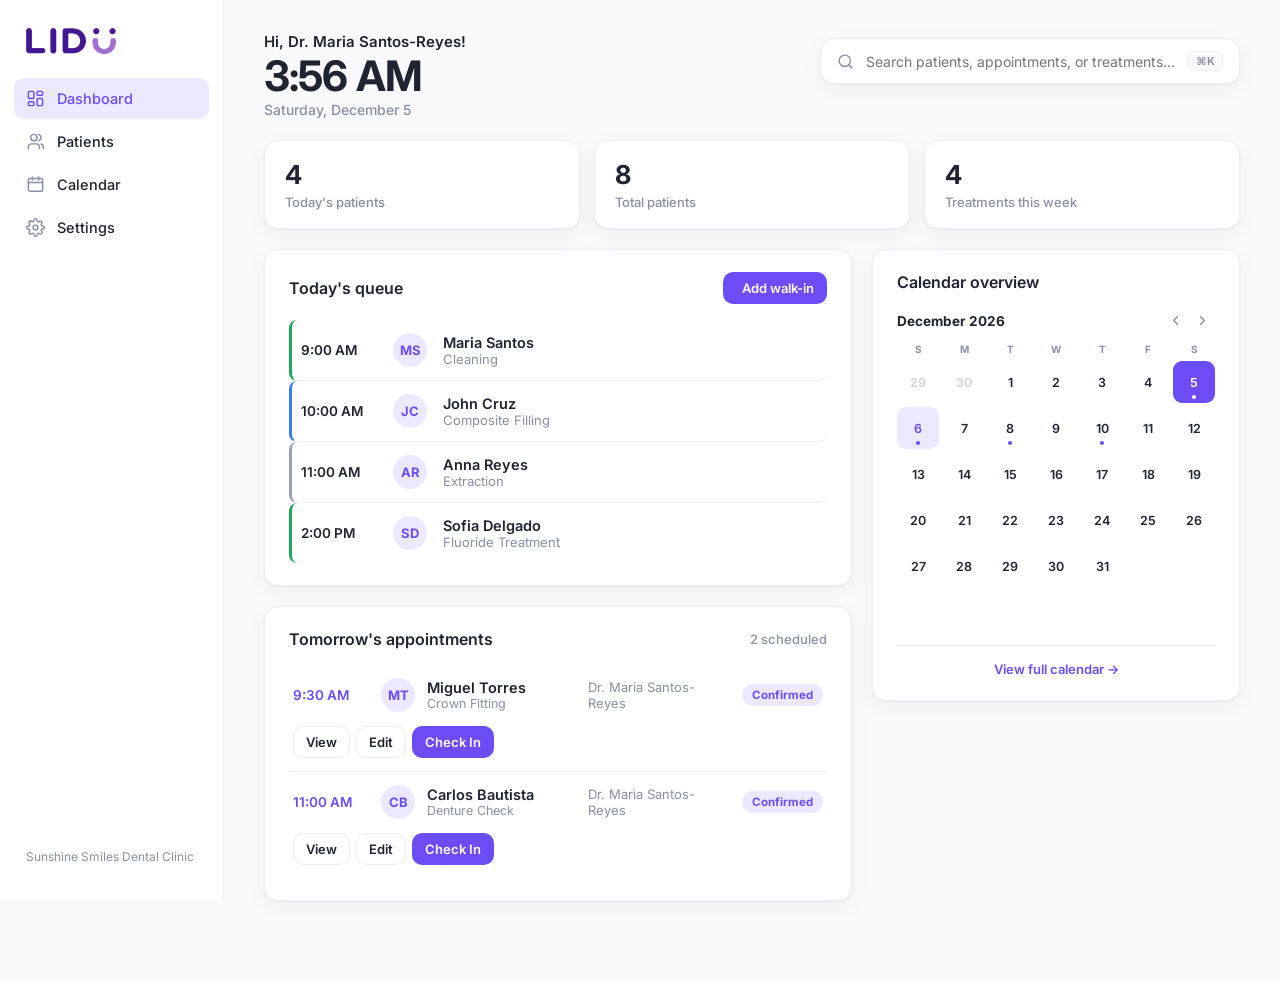
<file: index.html>
<!DOCTYPE html>
<html lang="en">
<head>
  <meta charset="UTF-8">
  <meta http-equiv="refresh" content="0; url=pages/dashboard.html">
  <title>LIDU</title>
</head>
<body>
  <p>Redirecting to <a href="pages/dashboard.html">the dashboard</a>...</p>
</body>
</html>
</file>
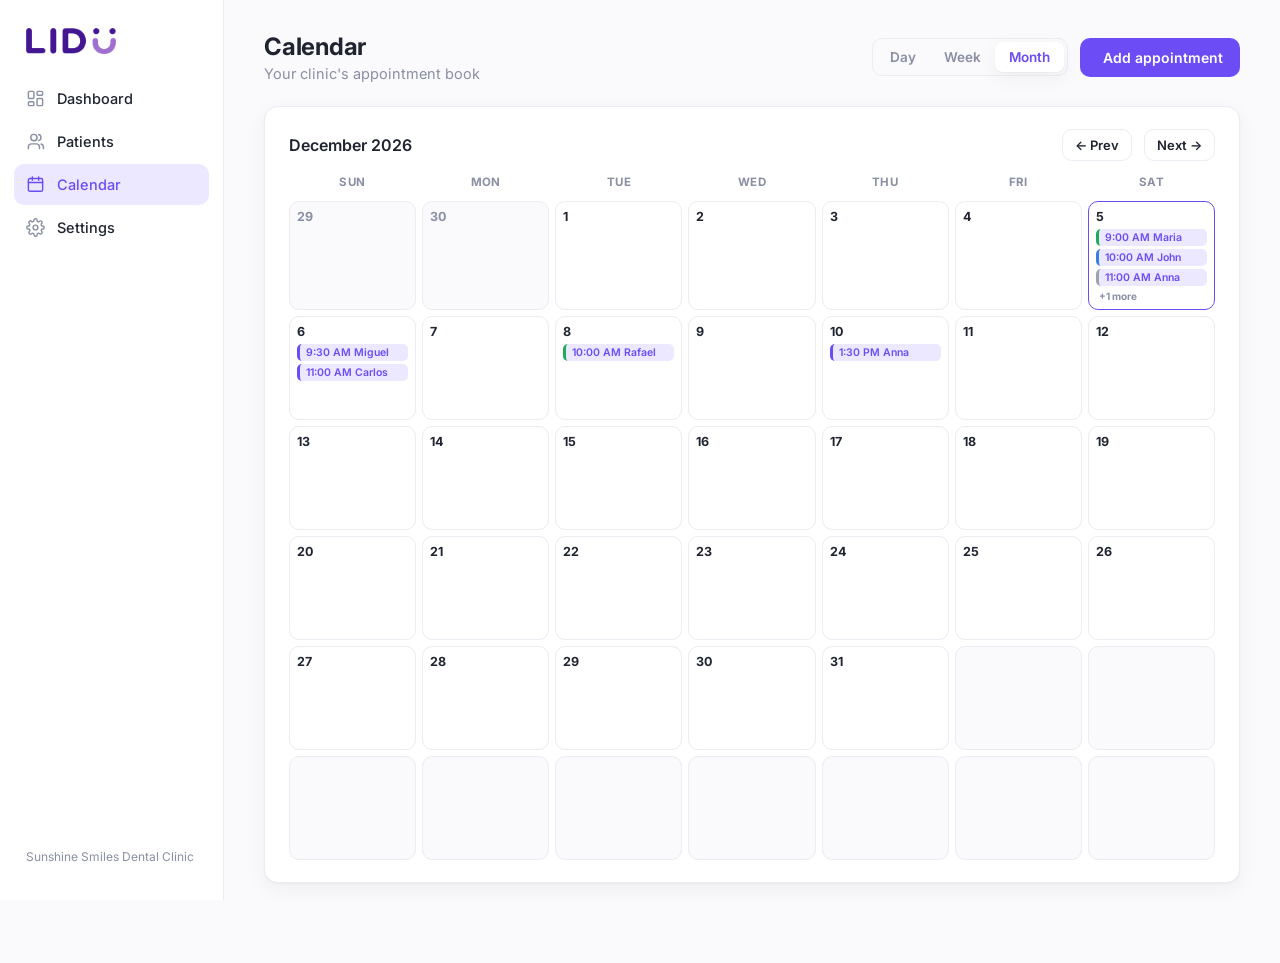
<file: pages/calendar.html>
<!DOCTYPE html>
<html lang="en">
<head>
<meta charset="UTF-8">
<meta name="viewport" content="width=device-width, initial-scale=1">
<title>Calendar · LIDU</title>
<link rel="stylesheet" href="../shared/styles.css">
</head>
<body>
<div id="app">
  <div id="sidebarHolder"></div>
  <div class="main"><div id="pageRoot"></div></div>
</div>

<script src="../config/config.js"></script>

<script src="../shared/utils.js"></script>
<script src="../shared/constants.js"></script>
<script src="../shared/theme.js"></script>

<script src="../services/mockData.js"></script>
<script src="../services/googleSheetsService.js"></script>
<script src="../services/dataService.js"></script>

<script src="../components/toast.js"></script>
<script src="../components/sidebar.js"></script>
<script src="../components/appointmentCard.js"></script>
<script src="../components/patientCard.js"></script>
<script src="../components/toothChart.js"></script>
<script src="../components/modals.js"></script>

<script src="../components/calendar.js"></script>

<script>
  document.getElementById("sidebarHolder").outerHTML = window.LIDU_COMPONENTS.renderSidebar("calendar");
  window.LIDU_COMPONENTS.initCalendarPage();
</script>
</body>
</html>
</file>
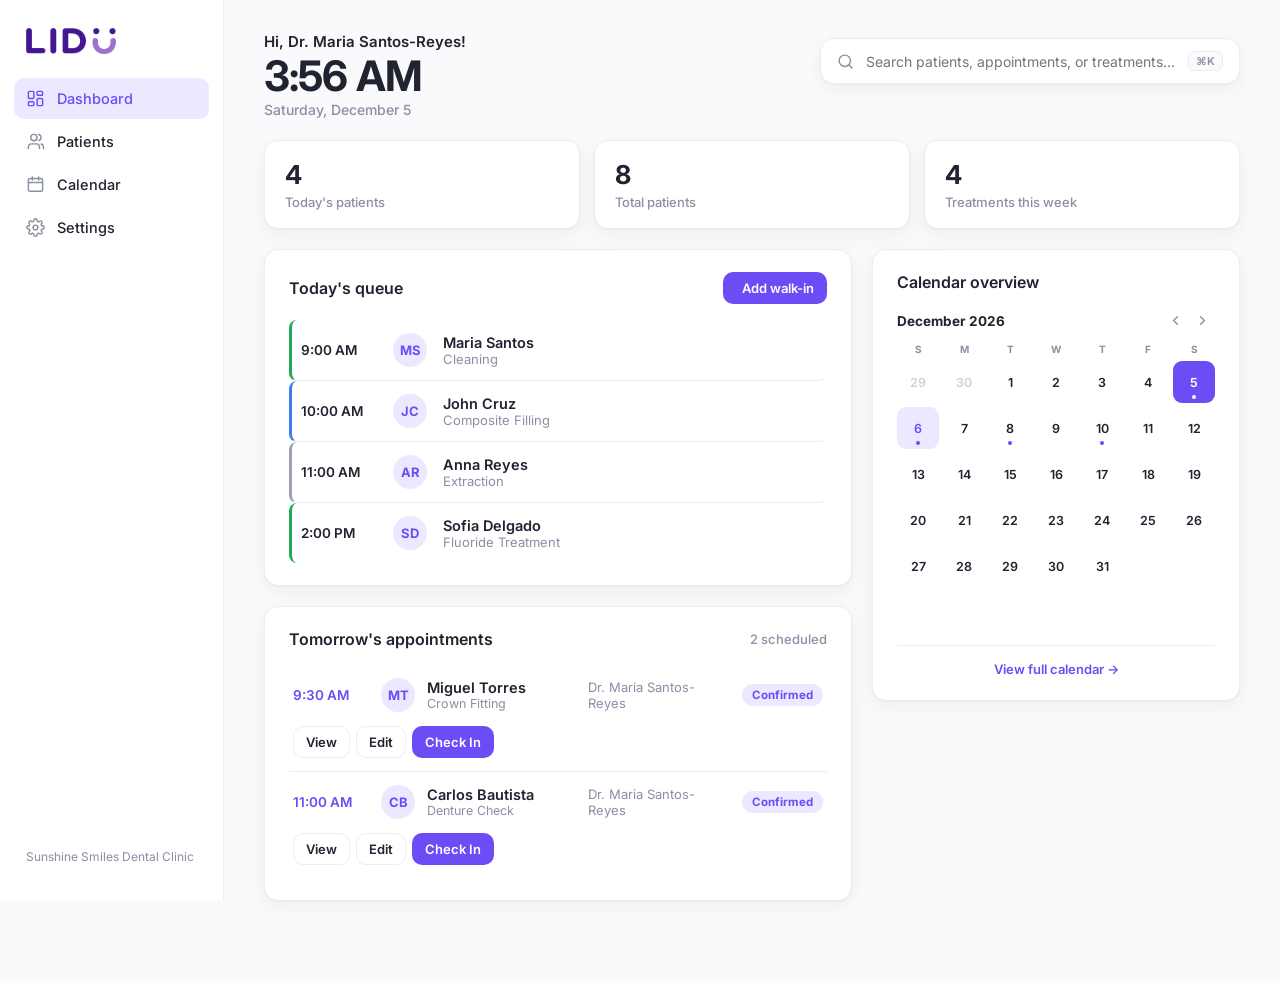
<file: pages/dashboard.html>
<!DOCTYPE html>
<html lang="en">
<head>
<meta charset="UTF-8">
<meta name="viewport" content="width=device-width, initial-scale=1">
<title>Dashboard · LIDU</title>
<link rel="stylesheet" href="../shared/styles.css">
</head>
<body>
<div id="app">
  <div id="sidebarHolder"></div>
  <div class="main"><div id="pageRoot"></div></div>
</div>

<!-- Config: the only file that changes per clinic -->
<script src="../config/config.js"></script>

<!-- Shared utilities -->
<script src="../shared/utils.js"></script>
<script src="../shared/constants.js"></script>
<script src="../shared/theme.js"></script>

<!-- Data layer -->
<script src="../services/mockData.js"></script>
<script src="../services/googleSheetsService.js"></script>
<script src="../services/dataService.js"></script>

<!-- Reusable components -->
<script src="../components/toast.js"></script>
<script src="../components/sidebar.js"></script>
<script src="../components/appointmentCard.js"></script>
<script src="../components/patientCard.js"></script>
<script src="../components/toothChart.js"></script>
<script src="../components/modals.js"></script>

<!-- Page component -->
<script src="../components/dashboard.js"></script>

<script>
  document.getElementById("sidebarHolder").outerHTML = window.LIDU_COMPONENTS.renderSidebar("dashboard");
  window.LIDU_COMPONENTS.initDashboardPage();
</script>
</body>
</html>
</file>
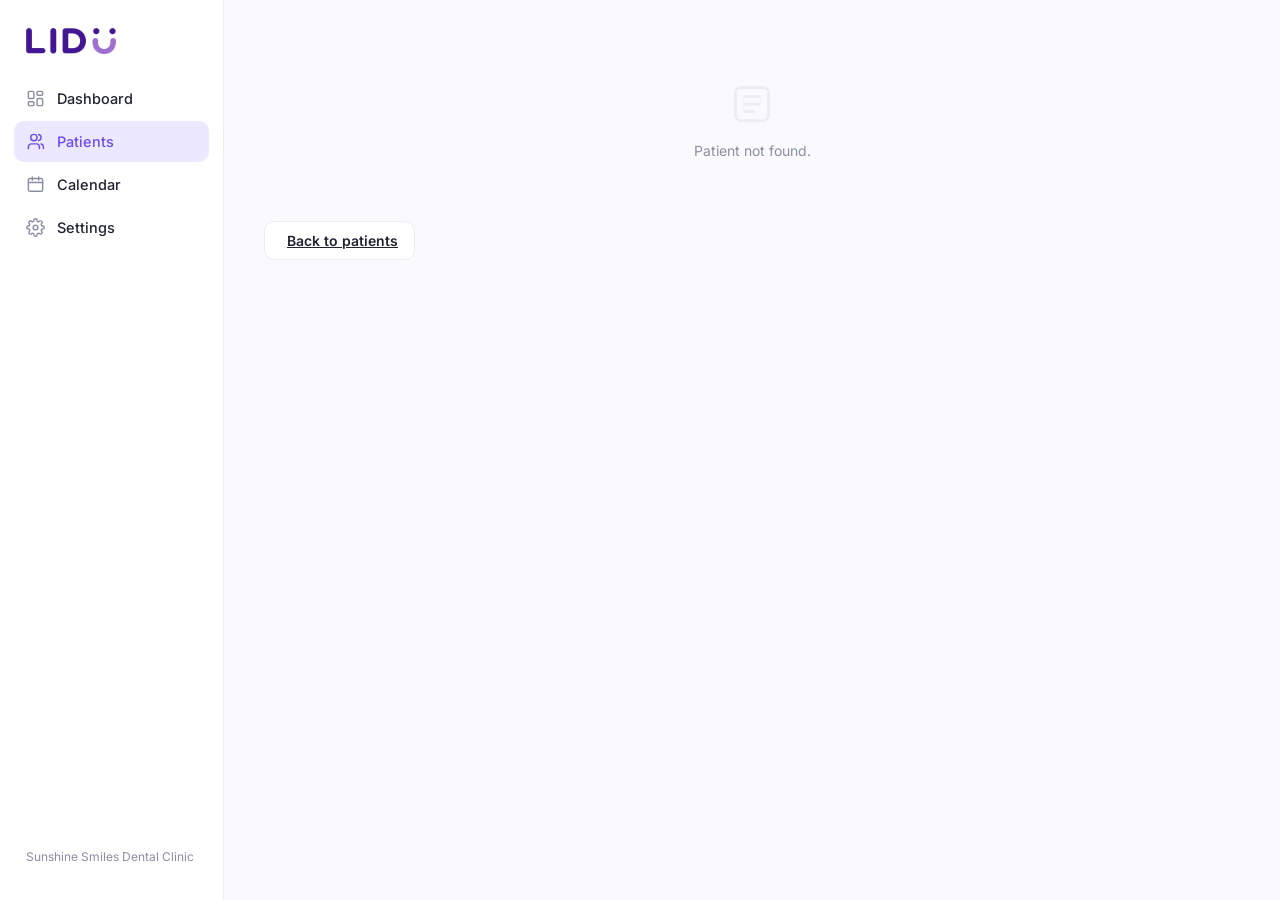
<file: pages/patient-workspace.html>
<!DOCTYPE html>
<html lang="en">
<head>
<meta charset="UTF-8">
<meta name="viewport" content="width=device-width, initial-scale=1">
<title>Patient workspace · LIDU</title>
<link rel="stylesheet" href="../shared/styles.css">
</head>
<body>
<div id="app">
  <div id="sidebarHolder"></div>
  <div class="main"><div id="pageRoot"></div></div>
</div>

<script src="../config/config.js"></script>

<script src="../shared/utils.js"></script>
<script src="../shared/constants.js"></script>
<script src="../shared/theme.js"></script>

<script src="../services/mockData.js"></script>
<script src="../services/googleSheetsService.js"></script>
<script src="../services/dataService.js"></script>

<script src="../components/toast.js"></script>
<script src="../components/sidebar.js"></script>
<script src="../components/appointmentCard.js"></script>
<script src="../components/patientCard.js"></script>
<script src="../components/toothChart.js"></script>
<script src="../components/modals.js"></script>

<script src="../components/patientWorkspace.js"></script>

<script>
  document.getElementById("sidebarHolder").outerHTML = window.LIDU_COMPONENTS.renderSidebar("patients");
  window.LIDU_COMPONENTS.initPatientWorkspacePage();
</script>
</body>
</html>
</file>
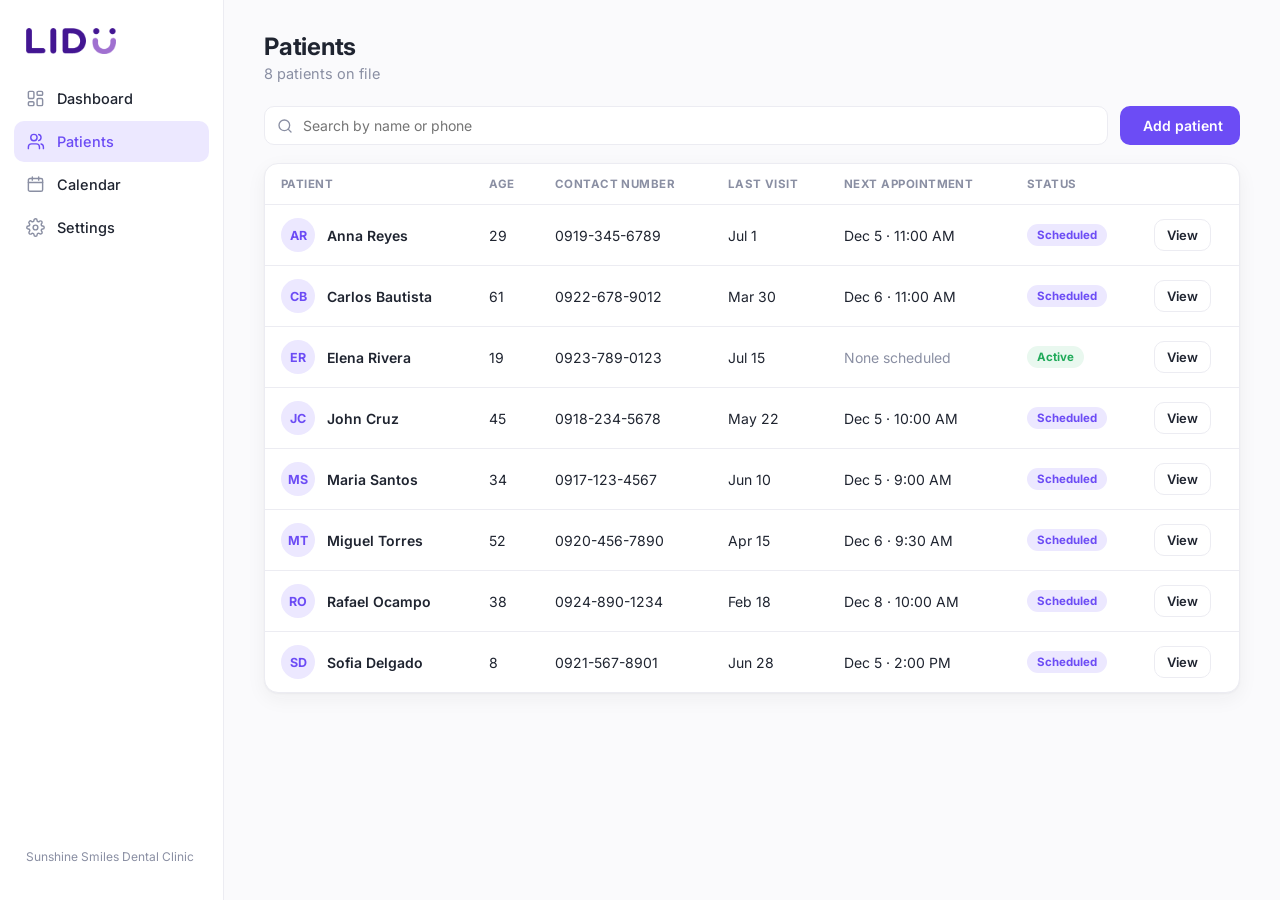
<file: pages/patients.html>
<!DOCTYPE html>
<html lang="en">
<head>
<meta charset="UTF-8">
<meta name="viewport" content="width=device-width, initial-scale=1">
<title>Patients · LIDU</title>
<link rel="stylesheet" href="../shared/styles.css">
</head>
<body>
<div id="app">
  <div id="sidebarHolder"></div>
  <div class="main"><div id="pageRoot"></div></div>
</div>

<script src="../config/config.js"></script>

<script src="../shared/utils.js"></script>
<script src="../shared/constants.js"></script>
<script src="../shared/theme.js"></script>

<script src="../services/mockData.js"></script>
<script src="../services/googleSheetsService.js"></script>
<script src="../services/dataService.js"></script>

<script src="../components/toast.js"></script>
<script src="../components/sidebar.js"></script>
<script src="../components/appointmentCard.js"></script>
<script src="../components/patientCard.js"></script>
<script src="../components/toothChart.js"></script>
<script src="../components/modals.js"></script>

<script src="../components/patients.js"></script>

<script>
  document.getElementById("sidebarHolder").outerHTML = window.LIDU_COMPONENTS.renderSidebar("patients");
  window.LIDU_COMPONENTS.initPatientsPage();
</script>
</body>
</html>
</file>
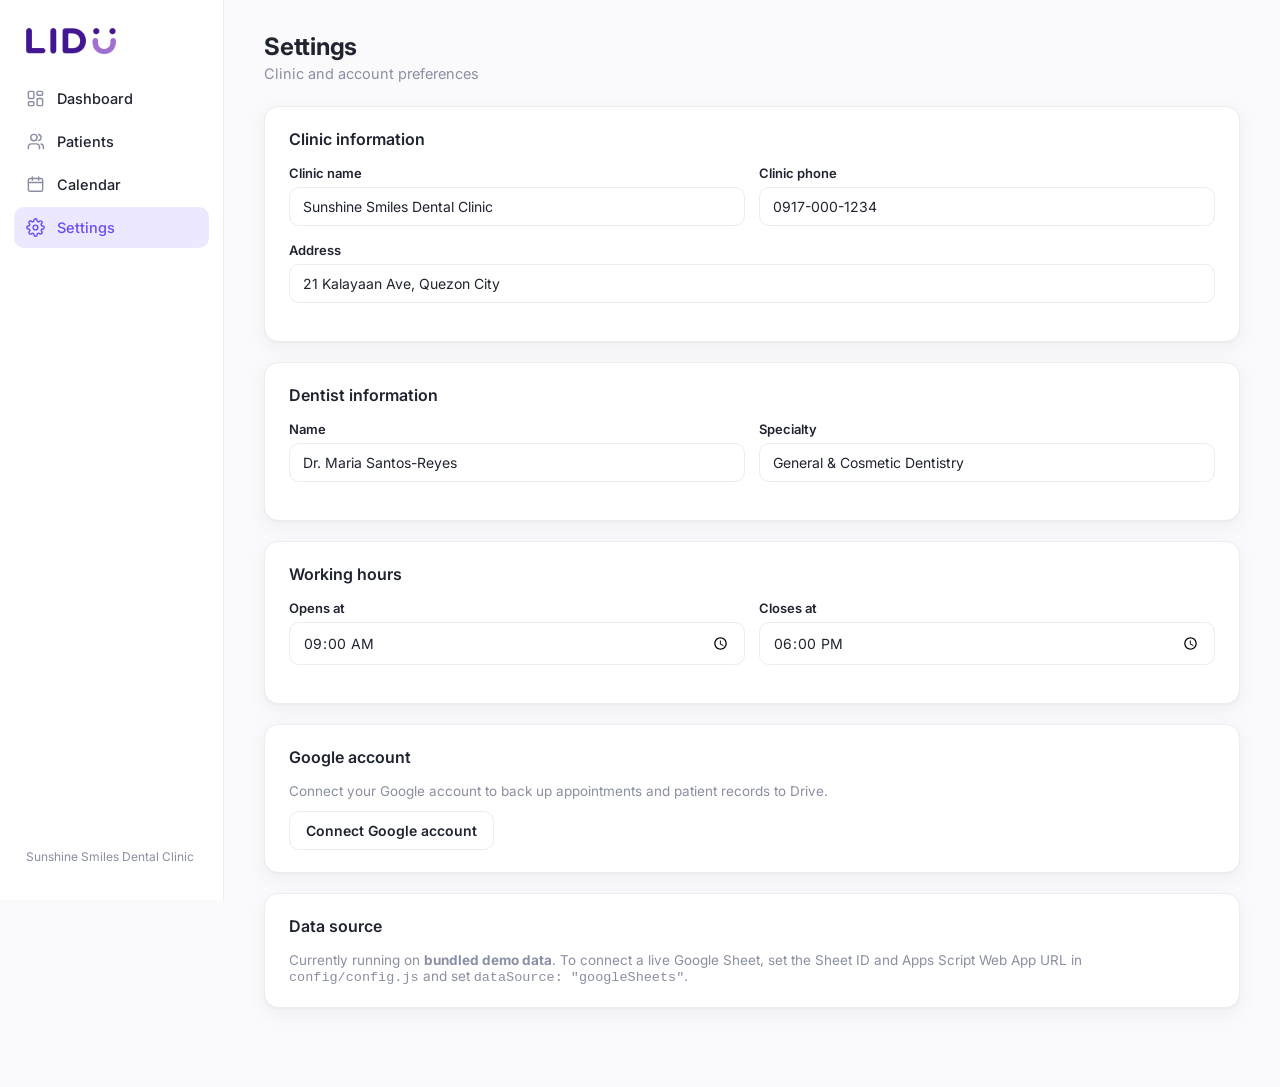
<file: pages/settings.html>
<!DOCTYPE html>
<html lang="en">
<head>
<meta charset="UTF-8">
<meta name="viewport" content="width=device-width, initial-scale=1">
<title>Settings · LIDU</title>
<link rel="stylesheet" href="../shared/styles.css">
</head>
<body>
<div id="app">
  <div id="sidebarHolder"></div>
  <div class="main"><div id="pageRoot"></div></div>
</div>

<script src="../config/config.js"></script>

<script src="../shared/utils.js"></script>
<script src="../shared/constants.js"></script>
<script src="../shared/theme.js"></script>

<script src="../services/mockData.js"></script>
<script src="../services/googleSheetsService.js"></script>
<script src="../services/dataService.js"></script>

<script src="../components/toast.js"></script>
<script src="../components/sidebar.js"></script>
<script src="../components/appointmentCard.js"></script>
<script src="../components/patientCard.js"></script>
<script src="../components/toothChart.js"></script>
<script src="../components/modals.js"></script>

<script src="../components/settings.js"></script>

<script>
  document.getElementById("sidebarHolder").outerHTML = window.LIDU_COMPONENTS.renderSidebar("settings");
  window.LIDU_COMPONENTS.initSettingsPage();
</script>
</body>
</html>
</file>
<file: shared/styles.css>
@import url('https://fonts.googleapis.com/css2?family=Inter:wght@400;500;600;700&display=swap');

:root{
  --purple:#6C4CF5;
  --purple-hover:#5A3FE5;
  --purple-light:#F4F1FE;
  --bg:#FAFAFC;
  --card:#FFFFFF;
  --border:#ECECF2;
  --text:#1F2430;
  --text-muted:#8A8FA3;
  --lavender:#ECE8FF;
  --success:#1FAA59;
  --success-bg:#E9F8EF;
  --warning:#E08A1E;
  --warning-bg:#FCF1E1;
  --danger:#E5484D;
  --danger-bg:#FDECEC;
  --blue:#3B7DED;
  --blue-bg:#EAF1FD;
  --orange:#E08A1E;
  --orange-bg:#FCF1E1;
  --tpurple:#8B5CF6;
  --tpurple-bg:#F1ECFE;
  --gray:#8C8F98;
  --gray-bg:#F1F1F3;
  --radius-sm:10px;
  --radius:14px;
  --radius-lg:20px;
  --shadow:0 1px 2px rgba(31,36,48,0.04), 0 6px 20px rgba(31,36,48,0.05);
  --shadow-lift:0 4px 10px rgba(31,36,48,0.06), 0 16px 40px rgba(108,76,245,0.10);
}

*{box-sizing:border-box;}
html,body{margin:0;padding:0;}
body{
  font-family:'Inter',-apple-system,BlinkMacSystemFont,'Segoe UI',sans-serif;
  background:var(--bg);
  color:var(--text);
  -webkit-font-smoothing:antialiased;
}
button{font-family:inherit;}
input,textarea,select{font-family:inherit;}

#app{display:flex;min-height:100vh;width:100%;}

/* ---------- Sidebar ---------- */
.sidebar{
  width:224px;flex-shrink:0;background:var(--card);
  border-right:1px solid var(--border);
  display:flex;flex-direction:column;
  padding:24px 14px;position:sticky;top:0;height:100vh;
}
.logo{padding:4px 12px 24px 12px;}
.logo-img{height:26px;width:auto;display:block;}
.nav-item{
  display:flex;align-items:center;gap:12px;padding:11px 12px;border-radius:var(--radius-sm);
  color:var(--text);text-decoration:none;cursor:pointer;font-size:14.5px;font-weight:500;margin-bottom:2px;
  border:none;background:transparent;width:100%;text-align:left;transition:background .15s ease,color .15s ease;
}
.nav-item svg{flex-shrink:0;width:19px;height:19px;color:var(--text-muted);transition:color .15s ease;}
.nav-item:hover{background:var(--bg);}
.nav-item.active{background:var(--lavender);color:var(--purple);}
.nav-item.active svg{color:var(--purple);}
.sidebar-footer{margin-top:auto;padding:12px;font-size:12px;color:var(--text-muted);}

/* ---------- Main ---------- */
.main{flex:1;min-width:0;padding:32px 40px 80px;overflow-y:auto;}
.page-head{margin-bottom:24px;}
.page-title{font-size:24px;font-weight:700;margin:0 0 4px;letter-spacing:-0.01em;}
.page-sub{font-size:14.5px;color:var(--text-muted);margin:0;}

/* ---------- Cards ---------- */
.card{background:var(--card);border:1px solid var(--border);border-radius:var(--radius);box-shadow:var(--shadow);padding:22px 24px;}
.card + .card{margin-top:20px;}
.card-head{display:flex;align-items:center;justify-content:space-between;margin-bottom:16px;}
.card-title{font-size:16px;font-weight:600;margin:0;}
.card-count{font-size:13px;color:var(--text-muted);font-weight:500;}

/* ---------- Buttons ---------- */
.btn{display:inline-flex;align-items:center;justify-content:center;gap:6px;border-radius:var(--radius-sm);font-size:14px;font-weight:600;padding:10px 16px;cursor:pointer;border:1px solid transparent;transition:background .15s ease, border-color .15s ease, transform .06s ease;white-space:nowrap;}
.btn:active{transform:scale(0.98);}
.btn-primary{background:var(--purple);color:#fff;}
.btn-primary:hover{background:var(--purple-hover);}
.btn-secondary{background:#fff;border-color:var(--border);color:var(--text);}
.btn-secondary:hover{background:var(--bg);border-color:#DCDCE6;}
.btn-ghost{background:transparent;color:var(--text-muted);}
.btn-ghost:hover{background:var(--bg);color:var(--text);}
.btn-sm{padding:7px 12px;font-size:13px;}
.btn:disabled{opacity:.5;cursor:not-allowed;}

/* ---------- Inputs ---------- */
.field{display:flex;flex-direction:column;gap:6px;margin-bottom:16px;}
.field label{font-size:13px;font-weight:600;color:var(--text);}
.input, textarea.input, select.input{border:1px solid var(--border);border-radius:var(--radius-sm);padding:10px 13px;font-size:14px;color:var(--text);background:#fff;outline:none;width:100%;transition:border-color .15s ease, box-shadow .15s ease;}
.input:focus{border-color:var(--purple);box-shadow:0 0 0 3px var(--lavender);}
textarea.input{resize:vertical;min-height:70px;line-height:1.5;}
.search-wrap{position:relative;flex:1;}
.search-wrap svg{position:absolute;left:13px;top:50%;transform:translateY(-50%);color:var(--text-muted);width:16px;height:16px;}
.search-wrap .input{padding-left:38px;}

.row{display:flex;align-items:center;gap:12px;}
.row-between{display:flex;align-items:center;justify-content:space-between;}
.grid-2{display:grid;grid-template-columns:1fr 1fr;gap:14px;}
.grid-3{display:grid;grid-template-columns:repeat(3,1fr);gap:14px;}

/* ---------- Dashboard ---------- */
.welcome{margin-bottom:24px;}
.welcome h1{font-size:26px;font-weight:700;margin:0 0 4px;letter-spacing:-0.01em;}
.welcome p{margin:0;color:var(--text-muted);font-size:14.5px;}
.stat-card{background:var(--card);border:1px solid var(--border);border-radius:var(--radius);padding:18px 20px;box-shadow:var(--shadow);}
.stat-card .num{font-size:26px;font-weight:700;letter-spacing:-0.02em;}
.stat-card .label{font-size:13px;color:var(--text-muted);margin-top:4px;font-weight:500;}

.queue-row{display:flex;align-items:center;gap:16px;padding:13px 4px;border-bottom:1px solid var(--border);cursor:pointer;border-radius:8px;transition:background .12s ease;}
.queue-row:hover{background:var(--bg);}
.queue-row:last-child{border-bottom:none;}
.queue-time{width:76px;flex-shrink:0;font-size:13.5px;font-weight:600;color:var(--text);}
.queue-info{flex:1;min-width:0;}
.queue-name{font-size:14.5px;font-weight:600;}
.queue-treat{font-size:13px;color:var(--text-muted);}
.avatar{width:34px;height:34px;border-radius:50%;background:var(--lavender);color:var(--purple);display:flex;align-items:center;justify-content:center;font-size:13px;font-weight:700;flex-shrink:0;}
.empty-row{padding:22px 4px;text-align:center;color:var(--text-muted);font-size:13.5px;}

/* ---------- Dashboard: greeting + clock ---------- */
.dash-head-row{display:flex;align-items:flex-start;justify-content:space-between;gap:24px;flex-wrap:wrap;margin-bottom:22px;}
.greet-block{min-width:200px;}
.greet-hi{font-size:15px;color:var(--text);font-weight:600;margin:0 0 2px;}
.greet-time{font-size:42px;font-weight:700;color:var(--text);letter-spacing:-0.02em;line-height:1.08;}
.greet-date{font-size:14px;color:var(--text-muted);margin-top:3px;font-weight:500;}

/* ---------- Dashboard: global search ---------- */
.dash-search-wrap{position:relative;flex:1;max-width:420px;min-width:260px;margin-top:6px;}
.dash-search-box{display:flex;align-items:center;gap:10px;background:#fff;border:1px solid var(--border);border-radius:var(--radius);padding:12px 16px;box-shadow:var(--shadow);transition:border-color .15s ease, box-shadow .15s ease;}
.dash-search-box:focus-within{border-color:var(--purple);box-shadow:0 0 0 3px var(--lavender);}
.dash-search-box svg{width:17px;height:17px;color:var(--text-muted);flex-shrink:0;}
.dash-search-box input{border:none;outline:none;flex:1;font-size:14px;background:transparent;color:var(--text);min-width:0;}
.search-kbd{font-size:11px;color:var(--text-muted);background:var(--bg);border:1px solid var(--border);border-radius:6px;padding:2px 7px;font-weight:600;flex-shrink:0;}
.search-clear{cursor:pointer;color:var(--text-muted);width:15px;height:15px;flex-shrink:0;}
.search-clear:hover{color:var(--text);}
.search-results{position:absolute;top:calc(100% + 8px);left:0;right:0;background:#fff;border:1px solid var(--border);border-radius:var(--radius);box-shadow:var(--shadow-lift);z-index:25;padding:8px;max-height:340px;overflow-y:auto;}
.search-section-label{font-size:11px;font-weight:700;color:var(--text-muted);text-transform:uppercase;letter-spacing:.04em;padding:8px 10px 4px;}
.search-result-row{display:flex;align-items:center;gap:12px;padding:9px 10px;border-radius:8px;cursor:pointer;}
.search-result-row:hover{background:var(--bg);}
.search-result-name{font-size:13.5px;font-weight:600;}
.search-result-sub{font-size:12px;color:var(--text-muted);}
.search-empty{padding:12px 10px;font-size:13px;color:var(--text-muted);}

/* ---------- Dashboard: two-column layout ---------- */
.dash-grid{display:grid;grid-template-columns:1.6fr 1fr;gap:20px;align-items:start;}
@media (max-width:1100px){ .dash-grid{grid-template-columns:1fr;} }

/* ---------- Mini calendar (dashboard) ---------- */
.mini-cal-head{display:flex;align-items:center;justify-content:space-between;margin-bottom:2px;}
.mini-cal-title{font-size:13.5px;font-weight:700;}
.mini-cal-nav{display:flex;gap:2px;}
.mini-cal-nav button{border:none;background:transparent;cursor:pointer;color:var(--text-muted);padding:5px;border-radius:6px;display:flex;align-items:center;justify-content:center;}
.mini-cal-nav button:hover{background:var(--bg);color:var(--text);}
.mini-cal-nav svg{width:15px;height:15px;}
.mini-cal-grid{display:grid;grid-template-columns:repeat(7,1fr);gap:4px;margin-top:10px;}
.mini-cal-dow{font-size:10px;font-weight:700;color:var(--text-muted);text-align:center;text-transform:uppercase;padding-bottom:2px;}
.mini-cal-cell{aspect-ratio:1;display:flex;align-items:center;justify-content:center;font-size:12.5px;font-weight:600;border-radius:9px;cursor:pointer;position:relative;color:var(--text);}
.mini-cal-cell.other{color:var(--text-muted);opacity:.4;cursor:default;}
.mini-cal-cell:not(.other):hover{background:var(--bg);}
.mini-cal-cell.today{background:var(--purple);color:#fff;}
.mini-cal-cell.selected:not(.today){background:var(--lavender);color:var(--purple);}
.mini-cal-dot{position:absolute;bottom:4px;left:50%;transform:translateX(-50%);width:4px;height:4px;border-radius:50%;background:var(--purple);}
.mini-cal-cell.today .mini-cal-dot{background:#fff;}
.mini-cal-footer{margin-top:12px;padding-top:12px;border-top:1px solid var(--border);text-align:center;}
.mini-cal-footer a{font-size:13px;font-weight:600;color:var(--purple);text-decoration:none;cursor:pointer;}
.mini-cal-footer a:hover{text-decoration:underline;}
.selected-day-label{font-size:13px;font-weight:700;margin-bottom:2px;}

/* ---------- Patients ---------- */
.patient-grid{display:grid;grid-template-columns:repeat(auto-fill,minmax(230px,1fr));gap:14px;margin-top:4px;}
.patient-card{background:var(--card);border:1px solid var(--border);border-radius:var(--radius);padding:18px;cursor:pointer;box-shadow:var(--shadow);transition:border-color .15s ease, transform .1s ease;}
.patient-card:hover{border-color:var(--purple);transform:translateY(-2px);}
.patient-card .avatar{width:42px;height:42px;font-size:15px;margin-bottom:12px;}
.patient-card .pname{font-size:15px;font-weight:600;margin-bottom:2px;}
.patient-card .pphone{font-size:13px;color:var(--text-muted);margin-bottom:8px;}
.patient-card .plast{font-size:12px;color:var(--text-muted);border-top:1px solid var(--border);padding-top:8px;}

.table-wrap{background:var(--card);border:1px solid var(--border);border-radius:var(--radius);box-shadow:var(--shadow);overflow-x:auto;}
.data-table{width:100%;border-collapse:collapse;min-width:760px;}
.data-table th{
  text-align:left;font-size:11.5px;font-weight:700;color:var(--text-muted);text-transform:uppercase;
  letter-spacing:.04em;padding:13px 16px;border-bottom:1px solid var(--border);white-space:nowrap;
}
.data-table td{padding:13px 16px;border-bottom:1px solid var(--border);font-size:14px;vertical-align:middle;}
.data-table tbody tr{transition:background .12s ease;}
.data-table tbody tr:hover{background:var(--bg);}
.data-table tbody tr:last-child td{border-bottom:none;}
.dt-patient{display:flex;align-items:center;gap:12px;}
.dt-patient .avatar{width:34px;height:34px;font-size:12.5px;flex-shrink:0;}
.dt-name{font-weight:600;}
.dt-muted{color:var(--text-muted);}
.status-pill{display:inline-flex;align-items:center;padding:4px 10px;border-radius:100px;font-size:11.5px;font-weight:700;white-space:nowrap;}
.status-scheduled{background:var(--lavender);color:var(--purple);}
.status-active{background:var(--success-bg);color:var(--success);}
.status-new{background:var(--blue-bg, #EAF1FD);color:var(--blue, #3B7DED);}
.status-inactive{background:var(--gray-bg, #F1F1F3);color:var(--gray, #8C8F98);}
.status-cancelled{background:var(--danger-bg);color:var(--danger);}

.rich-appt-row{display:flex;align-items:center;gap:14px;padding:13px 4px;border-bottom:1px solid var(--border);flex-wrap:wrap;}
.rich-appt-row:last-child{border-bottom:none;}
.rich-appt-time{width:74px;flex-shrink:0;font-size:13.5px;font-weight:600;color:var(--purple);}
.rich-appt-main{flex:1;min-width:160px;display:flex;align-items:center;gap:12px;}
.rich-appt-name{font-size:14.5px;font-weight:600;}
.rich-appt-sub{font-size:12.5px;color:var(--text-muted);}
.rich-appt-dentist{width:140px;flex-shrink:0;font-size:13px;color:var(--text-muted);}
.rich-appt-actions{display:flex;gap:6px;flex-shrink:0;}
@media (max-width:700px){
  .rich-appt-dentist{width:auto;order:5;flex-basis:100%;padding-left:86px;}
}

@media (max-width:820px){
  .data-table{min-width:620px;}
}

/* ---------- Workspace: Patient Summary ---------- */
.back-btn{margin-bottom:14px;}
.summary-card{
  background:linear-gradient(180deg,#FFFFFF 0%,#FFFFFF 100%);
  border:1px solid var(--border);border-radius:var(--radius-lg);box-shadow:var(--shadow);
  padding:26px 28px;margin-bottom:24px;
}
.summary-top{display:flex;align-items:flex-start;gap:18px;}
.summary-top .avatar{width:58px;height:58px;font-size:19px;}
.summary-name{font-size:20px;font-weight:700;margin:0;}
.summary-tags{font-size:13.5px;color:var(--text-muted);margin-top:3px;}
.summary-grid{display:grid;grid-template-columns:repeat(4,1fr);gap:16px;margin-top:20px;padding-top:20px;border-top:1px solid var(--border);}
.summary-item .k{font-size:12px;color:var(--text-muted);font-weight:600;text-transform:uppercase;letter-spacing:.03em;margin-bottom:4px;}
.summary-item .v{font-size:14.5px;font-weight:600;}
.alert-pill{display:inline-flex;align-items:center;gap:5px;background:var(--danger-bg);color:var(--danger);font-size:12.5px;font-weight:700;padding:3px 10px;border-radius:100px;margin-top:2px;}

.files-section{margin-top:16px;padding-top:16px;border-top:1px solid var(--border);}
.file-row{display:flex;align-items:center;gap:12px;padding:9px 0;border-bottom:1px solid var(--border);}
.file-row:last-child{border-bottom:none;}
.file-icon{width:32px;height:32px;border-radius:8px;background:var(--bg);display:flex;align-items:center;justify-content:center;flex-shrink:0;color:var(--text-muted);}
.file-icon svg{width:16px;height:16px;}
.file-info{flex:1;min-width:0;}
.file-name{font-size:13.5px;font-weight:600;}
.file-meta{font-size:12px;color:var(--text-muted);}

/* ---------- Hero SVG Chart ---------- */
.chart-flex-wrap{display:flex;gap:26px;align-items:flex-start;}
.hero-chart-wrap{display:flex;flex-direction:column;align-items:center;padding:8px 0 4px;flex:1 1 58%;min-width:0;}
.hero-chart-svg-holder{width:88%;min-width:260px;max-width:460px;position:relative;}
.hero-chart-svg-holder svg{width:100%;height:auto;display:block;overflow:visible;}
.tooth-panel-box{flex:1 1 38%;min-width:280px;max-width:360px;position:sticky;top:20px;background:var(--bg);border:1px solid var(--border);border-radius:var(--radius);padding:18px 20px;}
.tooth-group{transform-box:fill-box;transform-origin:center;transition:transform .16s cubic-bezier(.2,.8,.3,1);}
.tooth-group:has(.tooth-surface:hover){transform:scale(1.09);}
.tooth-group:has(.tooth-surface.selected){transform:scale(1.11);}
.t-outline{transition:fill .25s ease, stroke .18s ease, stroke-width .18s ease;pointer-events:none;}
.tooth-surface{cursor:pointer;fill:transparent;stroke:#D9DBE1;stroke-width:.4;transition:fill .18s ease, stroke .14s ease, stroke-width .14s ease;}
.tooth-surface:hover{stroke:var(--purple);stroke-width:1.4;}
.tooth-surface.selected{stroke:var(--purple);stroke-width:2;}
.chart-legend{display:flex;flex-wrap:wrap;gap:16px;justify-content:center;margin-top:18px;}
.legend-item{display:flex;align-items:center;gap:7px;font-size:12.5px;color:var(--text-muted);font-weight:500;}
.legend-dot{width:11px;height:11px;border-radius:3px;flex-shrink:0;}

.tooth-tooltip{
  position:fixed;pointer-events:none;background:#1F2430;color:#fff;padding:9px 13px;border-radius:10px;
  font-size:12.5px;line-height:1.5;box-shadow:var(--shadow-lift);z-index:60;transform:translate(-50%,-115%);
  white-space:nowrap;opacity:0;transition:opacity .12s ease;
}
.tooth-tooltip.show{opacity:1;}
.tooth-tooltip .tt-title{font-weight:700;margin-bottom:1px;}
.tooth-tooltip .tt-sub{color:#C9CCD8;}

/* ---------- Tooth info panel ---------- */
.tooth-panel{margin-top:0;}
.tooth-panel-empty{text-align:center;padding:30px 12px;color:var(--text-muted);font-size:14px;}
.tooth-head{display:flex;align-items:center;justify-content:space-between;margin-bottom:14px;}
.tooth-head h4{margin:0;font-size:16px;font-weight:700;}
.tooth-record{padding:12px 13px;border:1px solid var(--border);border-radius:var(--radius-sm);margin-top:8px;}
.tooth-record .tr-top{display:flex;align-items:center;justify-content:space-between;margin-bottom:6px;}
.tr-surface{font-size:11.5px;color:var(--text-muted);font-weight:700;text-transform:uppercase;letter-spacing:.03em;}
.tr-treatment{margin-bottom:8px;}
.tr-date{font-size:12px;color:var(--text-muted);}
.tr-actions{display:flex;justify-content:flex-end;}

.badge{display:inline-flex;align-items:center;padding:3px 9px;border-radius:100px;font-size:11.5px;font-weight:700;}
.badge-success{background:var(--success-bg);color:var(--success);}
.badge-warning{background:var(--warning-bg);color:var(--warning);}
.badge-danger{background:var(--danger-bg);color:var(--danger);}
.badge-purple{background:var(--lavender);color:var(--purple);}
.badge-blue{background:var(--blue-bg);color:var(--blue);}
.badge-orange{background:var(--orange-bg);color:var(--orange);}
.badge-tpurple{background:var(--tpurple-bg);color:var(--tpurple);}
.badge-gray{background:var(--gray-bg);color:var(--gray);}

.inline-form{background:var(--bg);border:1px solid var(--border);border-radius:var(--radius-sm);padding:16px;margin-top:14px;}
.surface-btns{display:flex;flex-wrap:wrap;gap:8px;margin-top:6px;}
.surface-btn{padding:8px 13px;border-radius:var(--radius-sm);border:1px solid var(--border);background:#fff;font-size:13px;font-weight:600;cursor:pointer;color:var(--text);}
.surface-btn:hover{border-color:var(--purple);color:var(--purple);}
.surface-btn.selected{border-color:var(--purple);background:var(--lavender);color:var(--purple);}
.treat-chip-list{display:flex;flex-wrap:wrap;gap:8px;margin-top:6px;}
.treat-chip{padding:8px 13px;border-radius:var(--radius-sm);border:1px solid var(--border);background:#fff;font-size:13px;font-weight:600;cursor:pointer;}
.treat-chip:hover{border-color:var(--purple);}
.treat-chip.selected{border-color:var(--purple);background:var(--lavender);color:var(--purple);}

/* ---------- Timeline ---------- */
.timeline-year{font-size:13px;font-weight:700;color:var(--purple);text-transform:uppercase;letter-spacing:.04em;margin:18px 0 8px;}
.timeline-year:first-child{margin-top:0;}
.timeline-item{display:flex;align-items:flex-start;gap:12px;padding:9px 2px;position:relative;padding-left:18px;}
.timeline-item::before{content:'';position:absolute;left:0;top:16px;width:7px;height:7px;border-radius:50%;background:var(--purple);}
.timeline-item::after{content:'';position:absolute;left:3px;top:22px;bottom:-9px;width:1px;background:var(--border);}
.timeline-item:last-child::after{display:none;}
.timeline-date{font-size:12px;color:var(--text-muted);width:64px;flex-shrink:0;}
.timeline-text{font-size:14px;font-weight:600;}
.timeline-sub{font-size:12.5px;color:var(--text-muted);margin-top:1px;}

/* ---------- Notes ---------- */
.note-item{padding:11px 2px;border-bottom:1px solid var(--border);}
.note-item:last-child{border-bottom:none;}
.note-date{font-size:12px;color:var(--text-muted);font-weight:600;}
.note-text{font-size:14px;margin-top:2px;}

/* ---------- Appointment history ---------- */
.appt-row{display:flex;align-items:center;gap:16px;padding:12px 2px;border-bottom:1px solid var(--border);}
.appt-row:last-child{border-bottom:none;}

/* ---------- Drawer / Modal (utility modals only) ---------- */
.overlay{position:fixed;inset:0;background:rgba(31,36,48,0.32);z-index:40;display:flex;justify-content:flex-end;}
.overlay.center{align-items:center;justify-content:center;}
.drawer{width:420px;max-width:92vw;background:#fff;height:100%;box-shadow:var(--shadow-lift);padding:26px;overflow-y:auto;animation:slideIn .18s ease;}
@keyframes slideIn{from{transform:translateX(24px);opacity:0;}to{transform:translateX(0);opacity:1;}}
.modal{width:460px;max-width:92vw;max-height:88vh;overflow-y:auto;background:#fff;border-radius:var(--radius-lg);box-shadow:var(--shadow-lift);padding:26px;}
.drawer-head{display:flex;align-items:center;justify-content:space-between;margin-bottom:18px;}
.drawer-head h3{margin:0;font-size:17px;font-weight:700;}
.close-x{cursor:pointer;color:var(--text-muted);width:20px;height:20px;}
.close-x:hover{color:var(--text);}
.treat-list{display:flex;flex-direction:column;gap:6px;margin-bottom:18px;max-height:260px;overflow-y:auto;}
.treat-opt{padding:11px 14px;border:1px solid var(--border);border-radius:var(--radius-sm);cursor:pointer;font-size:14px;font-weight:500;}
.treat-opt:hover{border-color:var(--purple);}
.treat-opt.selected{border-color:var(--purple);background:var(--lavender);color:var(--purple);font-weight:700;}

/* ---------- Calendar ---------- */
.cal-toggle{display:flex;background:var(--bg);border:1px solid var(--border);border-radius:var(--radius-sm);padding:3px;}
.cal-toggle button{border:none;background:transparent;padding:7px 14px;border-radius:8px;font-size:13.5px;font-weight:600;color:var(--text-muted);cursor:pointer;}
.cal-toggle button.active{background:#fff;color:var(--purple);box-shadow:var(--shadow);}
.month-grid{display:grid;grid-template-columns:repeat(7,1fr);gap:6px;margin-top:14px;}
.month-dow{font-size:11.5px;font-weight:700;color:var(--text-muted);text-align:center;text-transform:uppercase;letter-spacing:.04em;padding-bottom:6px;}
.month-cell{min-height:104px;border:1px solid var(--border);border-radius:10px;padding:7px;cursor:pointer;background:#fff;transition:border-color .12s ease, background .12s ease;overflow:hidden;}
.month-cell:hover{border-color:var(--purple);}
.month-cell.other{background:var(--bg);color:var(--text-muted);}
.month-cell.today{border-color:var(--purple);border-width:1.5px;}
.month-cell.selected{background:var(--lavender);border-color:var(--purple);}
.month-daynum{font-size:12.5px;font-weight:700;}
.month-events{margin-top:5px;display:flex;flex-direction:column;gap:3px;}
.month-event-chip{background:var(--lavender);color:var(--purple);border-left:3px solid var(--purple);border-radius:5px;padding:2px 6px;font-size:10.5px;font-weight:600;white-space:nowrap;overflow:hidden;text-overflow:ellipsis;cursor:pointer;}
.month-event-chip:hover{filter:brightness(0.97);}
.month-more{font-size:10px;color:var(--text-muted);font-weight:700;padding-left:3px;margin-top:1px;}
.day-slot{display:flex;align-items:center;gap:14px;padding:13px 10px;border-bottom:1px solid var(--border);cursor:pointer;border-left:3px solid transparent;border-radius:8px;transition:background .12s ease;}
.day-slot:hover{background:var(--bg);}
.week-col{border-right:1px solid var(--border);padding:8px;min-height:220px;}
.week-col:last-child{border-right:none;}
.week-col-head{font-size:12px;font-weight:700;color:var(--text-muted);text-align:center;margin-bottom:8px;text-transform:uppercase;}
.week-appt{background:#fff;border:1px solid var(--border);border-left:3px solid var(--purple);border-radius:8px;padding:7px 9px;margin-bottom:7px;cursor:pointer;transition:box-shadow .12s ease, border-color .12s ease;}
.week-appt:hover{box-shadow:var(--shadow);border-color:var(--purple);}
.week-appt-time{font-size:11.5px;font-weight:700;color:var(--text);}
.week-appt-name{font-size:12px;font-weight:600;margin-top:2px;color:var(--text);}
.week-appt-treat{font-size:11px;color:var(--text-muted);margin-top:1px;}

/* ---------- Toast ---------- */
.toast{position:fixed;bottom:24px;left:50%;transform:translateX(-50%);background:var(--text);color:#fff;padding:12px 20px;border-radius:var(--radius-sm);font-size:13.5px;font-weight:600;box-shadow:var(--shadow-lift);z-index:100;display:flex;align-items:center;gap:8px;}

.empty-state{text-align:center;padding:50px 20px;color:var(--text-muted);}
.empty-state svg{width:44px;height:44px;color:var(--border);margin-bottom:12px;}
.empty-state p{margin:0;font-size:14px;}

.settings-sec + .settings-sec{margin-top:20px;}

@media (max-width:1000px){
  .chart-flex-wrap{flex-direction:column;}
  .hero-chart-wrap{width:100%;}
  .tooth-panel-box{
    position:fixed; left:0; right:0; bottom:0; top:auto; z-index:35;
    max-width:none; width:100%; margin:0; box-sizing:border-box;
    border-radius:20px 20px 0 0; border-bottom:none;
    max-height:30vh; overflow-y:auto; box-shadow:var(--shadow-lift);
    transform:translateY(100%); transition:transform .22s cubic-bezier(.2,.8,.3,1);
    padding-top:22px;
  }
  .tooth-panel-box::before{
    content:''; position:sticky; top:-22px; display:block; width:36px; height:4px;
    border-radius:100px; background:var(--border); margin:0 auto 14px;
  }
  .tooth-panel-box.open{transform:translateY(0);}
}

@media (max-width:820px){
  #app{flex-direction:column;}
  .sidebar{width:100%;height:auto;position:fixed;bottom:0;left:0;top:auto;flex-direction:row;justify-content:space-around;padding:8px 4px;border-right:none;border-top:1px solid var(--border);z-index:30;}
  .logo{display:none;}
  .nav-item{flex-direction:column;font-size:10.5px;padding:6px 8px;gap:3px;text-align:center;}
  .sidebar-footer{display:none;}
  .main{padding:20px 16px 90px;}
  .grid-3, .grid-2, .summary-grid{grid-template-columns:1fr 1fr;}
  .drawer{width:100%;}
  .hero-chart-svg-holder{width:92%;}
  .tooth-panel-box{bottom:64px;}
}
</file>
